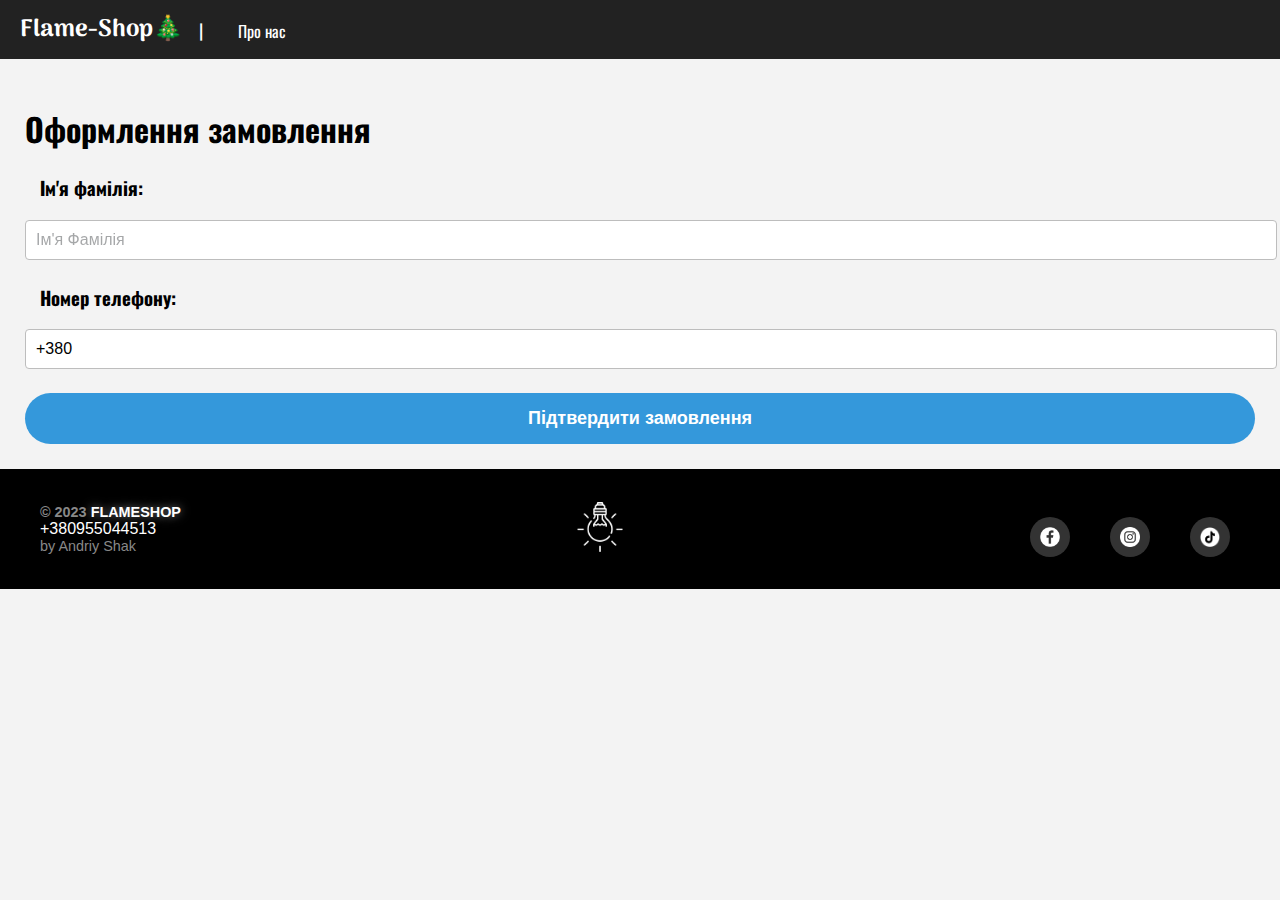
<file: public/index.html>
<!DOCTYPE html>
<html lang="en">
<head>
    <meta charset="UTF-8">
    <meta name="viewport" content="width=device-width, initial-scale=1.0">
    <title>Flame-Shop🎄</title>
    <link rel="stylesheet" href="order-css/order-style.css">
    <link rel="icon" href="./material/logo/logo.png" type="image/png">
    <link rel="preconnect" href="https://fonts.googleapis.com">
    <link rel="preconnect" href="https://fonts.gstatic.com" crossorigin>
    <link href="https://fonts.googleapis.com/css2?family=Rubik+Wet+Paint&display=swap" rel="stylesheet">
    <link rel="preconnect" href="https://fonts.googleapis.com">
    <link rel="preconnect" href="https://fonts.gstatic.com" crossorigin>
    <link href="https://fonts.googleapis.com/css2?family=Oxanium:wght@200..800&family=Rubik+Wet+Paint&display=swap" rel="stylesheet">
    <link rel="preconnect" href="https://fonts.googleapis.com">
    <link rel="preconnect" href="https://fonts.gstatic.com" crossorigin>
    <link href="https://fonts.googleapis.com/css2?family=Arima:wght@100..700&family=Oxanium:wght@200..800&family=Rubik+Wet+Paint&display=swap" rel="stylesheet">
    <link rel="preconnect" href="https://fonts.googleapis.com">
    <link rel="preconnect" href="https://fonts.gstatic.com" crossorigin>
    <link href="https://fonts.googleapis.com/css2?family=Arima:wght@100..700&family=Oswald:wght@200..700&family=Oxanium:wght@200..800&family=Rubik+Wet+Paint&display=swap" rel="stylesheet">
    <link rel="preconnect" href="https://fonts.googleapis.com">
    <link rel="preconnect" href="https://fonts.gstatic.com" crossorigin>
    <link href="https://fonts.googleapis.com/css2?family=Arima:wght@100..700&family=Kanit:ital,wght@0,100;0,200;0,300;0,400;0,500;0,600;0,700;0,800;0,900;1,100;1,200;1,300;1,400;1,500;1,600;1,700;1,800;1,900&family=Oswald:wght@200..700&family=Oxanium:wght@200..800&family=Rubik+Wet+Paint&display=swap" rel="stylesheet">

</head>
<body>
    <header>
        <div class="logo"><a href="#main">Flame-Shop🎄</a></div>
        <nav>
            <ul>
                <li class="separator">|</li>
                <li><a href="#about">Про нас</a></li> <!-- Додана посилання "Про нас" -->
            </ul>
        </nav>
    </header>

    <main>
        <h1>Оформлення замовлення</h1>
        

        <form id="orderForm">
            <input type="hidden" id="product" />
            <input type="hidden" id="product-name" />
            <input type="hidden" id="product-lenght" /> <!-- Зверніть увагу на помилку у написанні, може бути 'product-length' -->
            <input type="hidden" id="product-price" />
            <input type="hidden" id="product-color" />
            <input type="hidden" id="ip-adress" />
            <input type="hidden" id="shir" />
            <input type="hidden" id="dovg" />
    
            <!-- Поле для введення імені та прізвища -->
            <div class="number-text">
                <h3>Ім'я фамілія:</h3>
            </div>
            <div class="number-input">
                <input class="number-input__input" type="name" id="name" placeholder="Ім'я Фамілія">
            </div>
    
            <!-- Поле для введення номера телефону -->
            <div class="promo-text">
                <h3>Номер телефону:</h3>
            </div>
            <div class="promo-input">
                <input class="promo-input__input" type="text" id="phone" value="+380" maxlength="16">
            </div>
    
            <!-- Кнопка підтвердження -->
            <div class="button-container">
                <button id="submit" type="submit" class="order-button">Підтвердити замовлення</button>
            </div>
        </form>
    </main>










    <footer>
        <div class="footer-container">
            <!-- Ліва частина -->
            <div class="left-section">
                <p class="policy">
                    © <span class="gray">2023</span> <span class="white">FLAMESHOP</span>
                </p>
                <span class="number">+380955044513</span><p>
                <span class="author">by Andriy Shak</span>
            </div>
    
            <!-- Центральна частина -->
            <div class="center-section">
                <img src="./material/logo/lamp-footer1.png" alt="Flame Logo" class="lamp-icon">
            </div>
    
            <!-- Права частина -->
            <div class="right-section">
                <div class="social-icons">
                    <a href="#"><img src="./icons/facebook-ico.png" alt="Facebook"></a>
                    <a href="#"><img src="./icons/instagram-ico.png" alt="Instagram"></a>
                    <a href="#"><img src="./icons/tiktok-logo.png" alt="TikTok"></a>
                </div>
            </div>
            
        </div>
    </footer>

    <script>
        function copyText() {
            // Отримуємо текст з елемента
            const number = '+380 95 504 45 13';

            // Копіюємо текст у буфер обміну
            navigator.clipboard.writeText(number).then(() => {
                // Показуємо сповіщення
                const notification = document.getElementById("notification");
                notification.classList.add("show");

                // Ховаємо сповіщення через 2 секунди
                setTimeout(() => {
                    notification.classList.remove("show");
                }, 2000);
            }).catch(err => {
                console.error("Помилка копіювання: ", err);
            });
        }
    </script>
    

    <script src="script.js"></script>
</body>
</html>
</file>
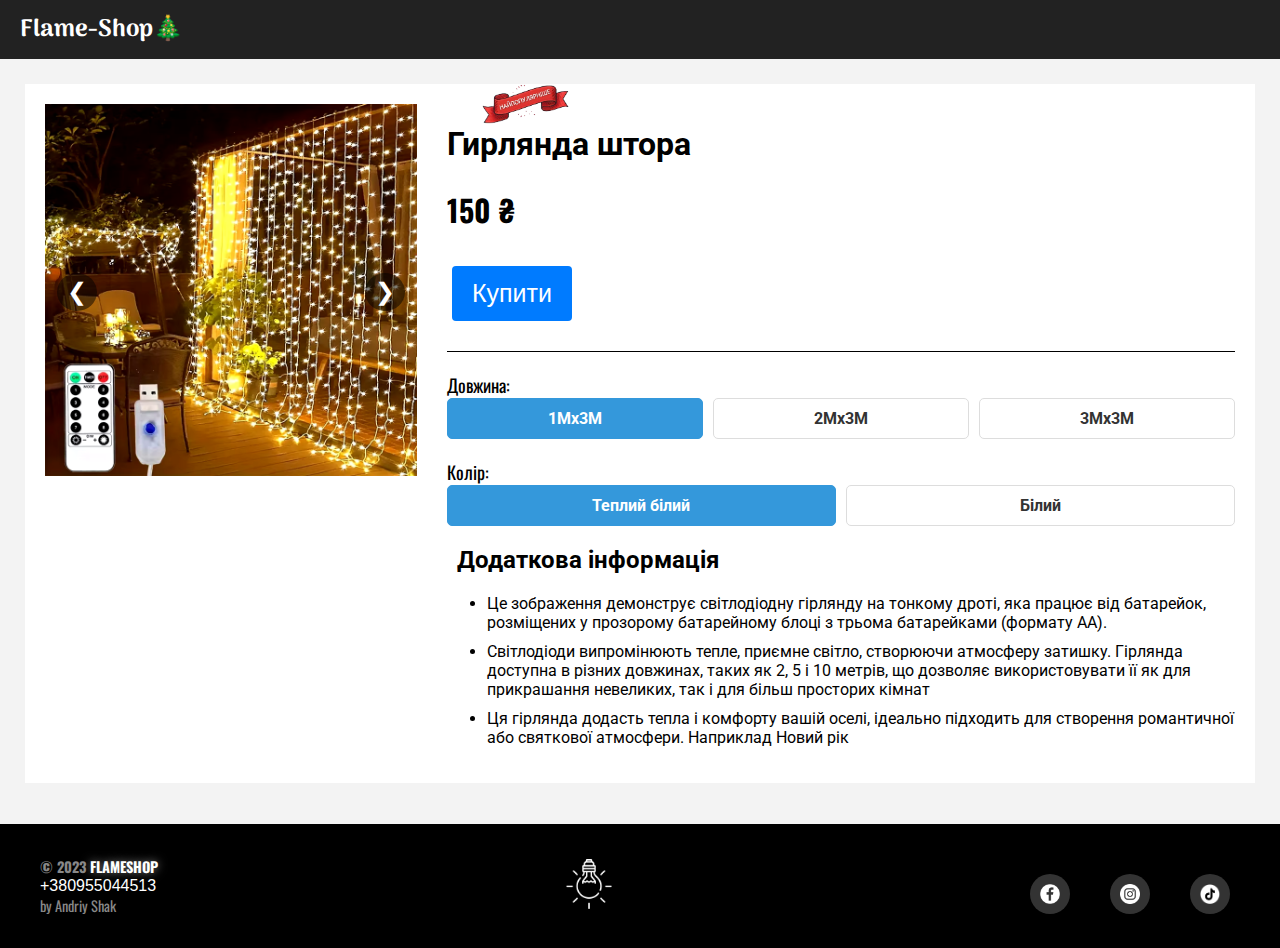
<file: other/products-site/product1.html>
<!DOCTYPE html>
<html lang="uk">
<head>
    <meta charset="UTF-8">
    <meta name="viewport" content="width=device-width, initial-scale=1.0">
    <title>Flame-Shop🎄</title>
    <link rel="icon" href="../material/logo/logo.png" type="image/png">

    <link rel="stylesheet" href="css/styles.css">
    <link rel="icon" href="./material/logo/logo.png" type="image/png">
    <link rel="preconnect" href="https://fonts.googleapis.com">
    <link rel="preconnect" href="https://fonts.gstatic.com" crossorigin>
    <link href="https://fonts.googleapis.com/css2?family=Rubik+Wet+Paint&display=swap" rel="stylesheet">
    <link rel="preconnect" href="https://fonts.googleapis.com">
    <link rel="preconnect" href="https://fonts.gstatic.com" crossorigin>
    <link href="https://fonts.googleapis.com/css2?family=Oxanium:wght@200..800&family=Rubik+Wet+Paint&display=swap" rel="stylesheet">
    <link rel="preconnect" href="https://fonts.googleapis.com">
    <link rel="preconnect" href="https://fonts.gstatic.com" crossorigin>
    <link href="https://fonts.googleapis.com/css2?family=Arima:wght@100..700&family=Oxanium:wght@200..800&family=Rubik+Wet+Paint&display=swap" rel="stylesheet">
    <link rel="preconnect" href="https://fonts.googleapis.com">
    <link rel="preconnect" href="https://fonts.gstatic.com" crossorigin>
    <link href="https://fonts.googleapis.com/css2?family=Arima:wght@100..700&family=Oswald:wght@200..700&family=Oxanium:wght@200..800&family=Rubik+Wet+Paint&display=swap" rel="stylesheet">
    <link rel="preconnect" href="https://fonts.googleapis.com">
    <link rel="preconnect" href="https://fonts.gstatic.com" crossorigin>
    <link href="https://fonts.googleapis.com/css2?family=Arima:wght@100..700&family=Kanit:ital,wght@0,100;0,200;0,300;0,400;0,500;0,600;0,700;0,800;0,900;1,100;1,200;1,300;1,400;1,500;1,600;1,700;1,800;1,900&family=Oswald:wght@200..700&family=Oxanium:wght@200..800&family=Rubik+Wet+Paint&display=swap" rel="stylesheet">
    <link rel="preconnect" href="https://fonts.googleapis.com">
    <link rel="preconnect" href="https://fonts.gstatic.com" crossorigin>
    <link href="https://fonts.googleapis.com/css2?family=Arima:wght@100..700&family=Kanit:ital,wght@0,100;0,200;0,300;0,400;0,500;0,600;0,700;0,800;0,900;1,100;1,200;1,300;1,400;1,500;1,600;1,700;1,800;1,900&family=Oswald:wght@200..700&family=Oxanium:wght@200..800&family=Roboto:ital,wght@0,100;0,300;0,400;0,500;0,700;0,900;1,100;1,300;1,400;1,500;1,700;1,900&family=Rubik+Wet+Paint&display=swap" rel="stylesheet">
</head>
<body>
    <header>
        <div class="logo"><a href="https://qwarkod.github.io/FlameShopV3/other/index.html">Flame-Shop🎄</a></div>
    </header>

    <main>
        <div class="product-container">
            <div class="product-image">
                <!-- Слайдер для фотографій -->
                <div class="slider">
                    <img src="../material/shtoriger/shtoriger1.png" alt="gershtore1" class="slide active">
                    <img src="../material/shtoriger/shtoriger2.png" alt="gershore2" class="slide">
                    <img src="../material/shtoriger/shtoriger3.png" alt="gershote3" class="slide">
                    <div class="navigation">
                        <button id="prev" class="nav-btn">❮</button>
                        <button id="next" class="nav-btn">❯</button>
                    </div>
                </div>
            </div>
            <div class="product-details">
                <img src="../material/top.png" alt="Top image" class="top-image">
                <h1>Гирлянда штора</h1>
                <p class="price">
                    <span class="new-price pricedisplay" id="priceDisplay">150 ₴</span>
                    <!-- <span class="old-price">349 ₴</span> -->
                </p>
                <form id="buy">
                    <button class="buy-btn" id="buy">Купити</button>
                </form>
                
                <div class="divider"></div>


                <div class="span-options-div">
                    <span class="">Довжина:</span>
                </div>


                <div class="length-options">
                    <!-- Метр в script.js -->
                    <div class="length-option selected" data-length="1Mx3M" data-price="150">1Mx3M</div>
                    <div class="length-option" data-length="2Mx3M" data-price="250">2Mx3M</div>
                    <div class="length-option" data-length="3Mx3M" data-price="350">3Mx3M</div>
                </div>

                <div class="span-options-div">
                    <span>Колір:</span>
                </div>

                <div class="color-options">
                    <div class="color-option selected" data-color="Теплий Білий" id="color-warm-white">Теплий білий</div>
                    <div class="color-option" data-color="Білий" id="color-white">Білий</div>
                </div>


                <h2 class="more-inf">Додаткова інформація</h2>
                <ul class="warranty-options">
                    <li>
                        Це зображення демонструє світлодіодну гірлянду на тонкому дроті, яка працює від батарейок, розміщених у прозорому батарейному блоці з трьома батарейками (формату AA).
                    </li>
                    <li>
                        Світлодіоди випромінюють тепле, приємне світло, створюючи атмосферу затишку. 
                        Гірлянда доступна в різних довжинах, таких як 2, 5 і 10 метрів, 
                        що дозволяє використовувати її як для прикрашання невеликих, 
                        так і для більш просторих кімнат
                    </li>
                    <li>
                        Ця гірлянда додасть тепла і комфорту вашій оселі, 
                        ідеально підходить для створення романтичної або святкової атмосфери.
                        Наприклад Новий рік
                    </li>
                </ul>
            </div>
        </div>
    </main>

    <footer>
        <div class="footer-container">
            <!-- Ліва частина -->
            <div class="left-section">
                <p class="policy">
                    © <span class="gray">2023</span> <span class="white">FLAMESHOP</span>
                </p>
                <span class="number">+380955044513</span><p>
                <span class="author">by Andriy Shak</span>
            </div>
    
            <!-- Центральна частина -->
            <div class="center-section">
                <img src="../material/logo/lamp-footer1.png" alt="Flame Logo" class="lamp-icon">
            </div>
    
            <!-- Права частина -->
            <div class="right-section">
                <div class="social-icons">
                    <a href="#"><img src="../icons/facebook-ico.png" alt="Facebook"></a>
                    <a href="#"><img src="../icons/instagram-ico.png" alt="Instagram"></a>
                    <a href="#"><img src="../icons/tiktok-logo.png" alt="TikTok"></a>
                </div>
            </div>
            
        </div>
    </footer>

    <script>
        function copyText() {
            // Отримуємо текст з елемента
            const number = '+380 95 504 45 13';

            // Копіюємо текст у буфер обміну
            navigator.clipboard.writeText(number).then(() => {
                // Показуємо сповіщення
                const notification = document.getElementById("notification");
                notification.classList.add("show");

                // Ховаємо сповіщення через 2 секунди
                setTimeout(() => {
                    notification.classList.remove("show");
                }, 2000);
            }).catch(err => {
                console.error("Помилка копіювання: ", err);
            });
        }
    </script>



<div id="modal">
    <div class="modal-content">
        <span class="close-btn">&times;</span>
        <h2>Інформація про товар</h2>
        <p>Довжина: <span id="productLength">1M</span></p>
        <p>Колір: <span id="productColor">Червоний🟥</span></p>
        <p>Ціна: <span id="productPrice">200</span><span> ₴</span></p>
        <button class="buy-button-modal" id="button-end-buy">Підтвердити покупку</button>
    </div>
</div>
    <script src="script-product1.js"></script>
</body>
</html>
</file>
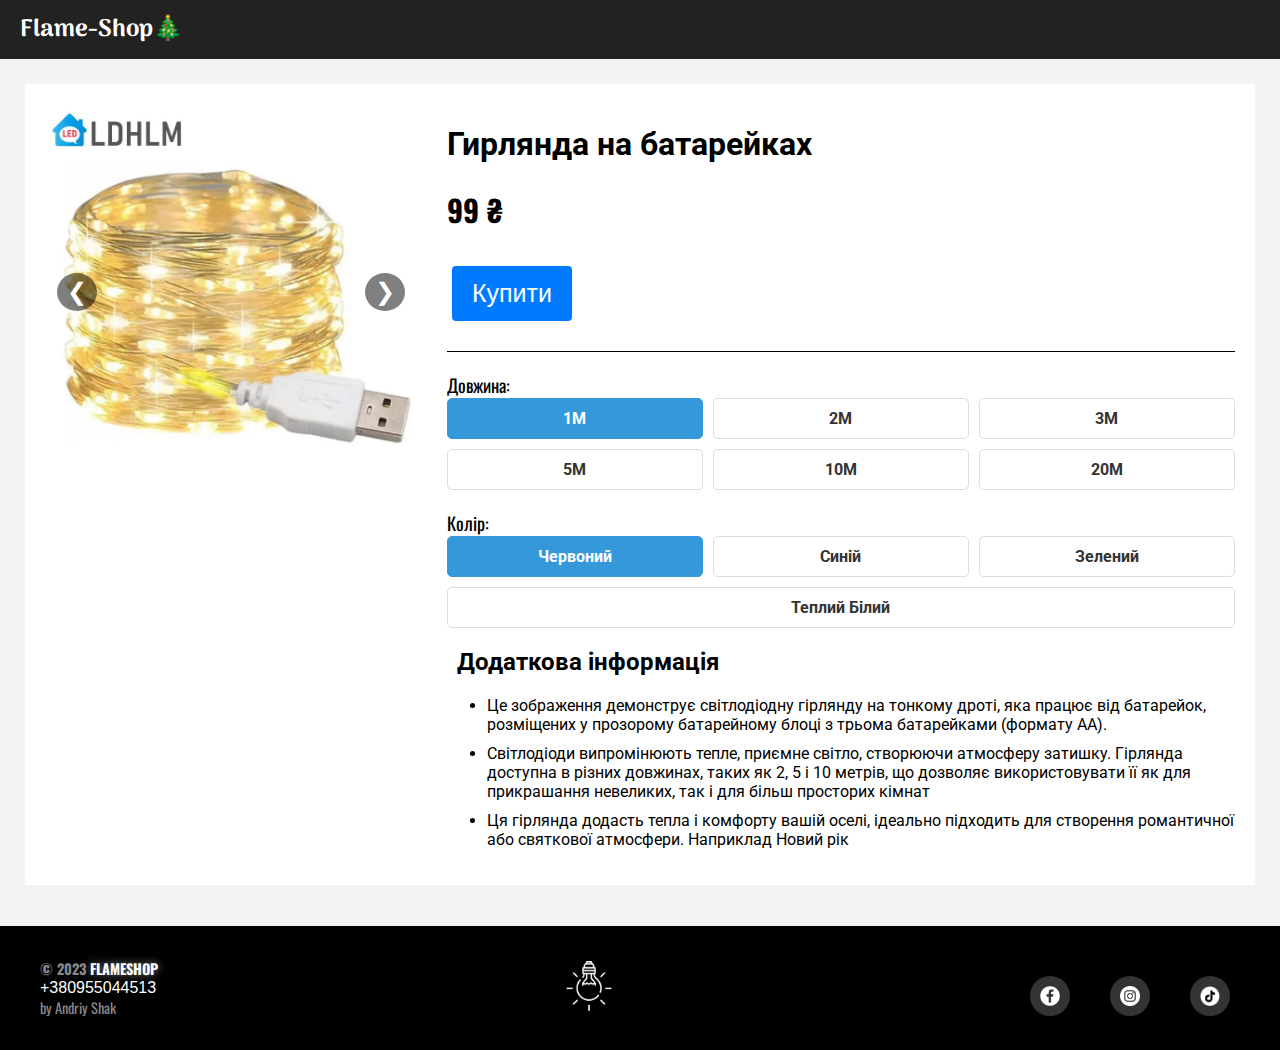
<file: other/products-site/product2.html>
<!DOCTYPE html>
<html lang="uk">
<head>
    <meta charset="UTF-8">
    <meta name="viewport" content="width=device-width, initial-scale=1.0">
    <title>Flame-Shop🎄</title>
    <link rel="icon" href="../material/logo/logo.png" type="image/png">

    <link rel="stylesheet" href="css/styles.css">
    <link rel="icon" href="./material/logo/logo.png" type="image/png">
    <link rel="preconnect" href="https://fonts.googleapis.com">
    <link rel="preconnect" href="https://fonts.gstatic.com" crossorigin>
    <link href="https://fonts.googleapis.com/css2?family=Rubik+Wet+Paint&display=swap" rel="stylesheet">
    <link rel="preconnect" href="https://fonts.googleapis.com">
    <link rel="preconnect" href="https://fonts.gstatic.com" crossorigin>
    <link href="https://fonts.googleapis.com/css2?family=Oxanium:wght@200..800&family=Rubik+Wet+Paint&display=swap" rel="stylesheet">
    <link rel="preconnect" href="https://fonts.googleapis.com">
    <link rel="preconnect" href="https://fonts.gstatic.com" crossorigin>
    <link href="https://fonts.googleapis.com/css2?family=Arima:wght@100..700&family=Oxanium:wght@200..800&family=Rubik+Wet+Paint&display=swap" rel="stylesheet">
    <link rel="preconnect" href="https://fonts.googleapis.com">
    <link rel="preconnect" href="https://fonts.gstatic.com" crossorigin>
    <link href="https://fonts.googleapis.com/css2?family=Arima:wght@100..700&family=Oswald:wght@200..700&family=Oxanium:wght@200..800&family=Rubik+Wet+Paint&display=swap" rel="stylesheet">
    <link rel="preconnect" href="https://fonts.googleapis.com">
    <link rel="preconnect" href="https://fonts.gstatic.com" crossorigin>
    <link href="https://fonts.googleapis.com/css2?family=Arima:wght@100..700&family=Kanit:ital,wght@0,100;0,200;0,300;0,400;0,500;0,600;0,700;0,800;0,900;1,100;1,200;1,300;1,400;1,500;1,600;1,700;1,800;1,900&family=Oswald:wght@200..700&family=Oxanium:wght@200..800&family=Rubik+Wet+Paint&display=swap" rel="stylesheet">
    <link rel="preconnect" href="https://fonts.googleapis.com">
    <link rel="preconnect" href="https://fonts.gstatic.com" crossorigin>
    <link href="https://fonts.googleapis.com/css2?family=Arima:wght@100..700&family=Kanit:ital,wght@0,100;0,200;0,300;0,400;0,500;0,600;0,700;0,800;0,900;1,100;1,200;1,300;1,400;1,500;1,600;1,700;1,800;1,900&family=Oswald:wght@200..700&family=Oxanium:wght@200..800&family=Roboto:ital,wght@0,100;0,300;0,400;0,500;0,700;0,900;1,100;1,300;1,400;1,500;1,700;1,900&family=Rubik+Wet+Paint&display=swap" rel="stylesheet">
</head>
<body>
    <header>
        <div class="logo"><a href="https://qwarkod.github.io/FlameShopV3/other/index.html">Flame-Shop🎄</a></div>
    </header>

    <main>
        <div class="product-container">
            <div class="product-image">
                <!-- Слайдер для фотографій -->
                <div class="slider">
                    <img src="../material/usbgerlanda/gerlusb.png" alt="ger3bat" class="slide active">
                    <img src="../material/usbgerlanda/gerlandausb2.png" alt="ger3bat1" class="slide">
                    <img src="../material/usbgerlanda/gerlandausb3.png" alt="get1" class="slide">
                    <img src="../material/usbgerlanda/blue.png" alt="ger3bat" class="slide active">
                    <img src="../material/usbgerlanda/green.png" alt="ger3bat1" class="slide">
                    <img src="../material/usbgerlanda/warm-white.png" alt="get1" class="slide">
                    <img src="../material/usbgerlanda/red.png" alt="ger3bat" class="slide active">
                    <img src="../material/usbgerlanda/usbgerlanda.png" alt="gerusb" class="slide active">

                    <div class="navigation">
                        <button id="prev" class="nav-btn">❮</button>
                        <button id="next" class="nav-btn">❯</button>
                    </div>
                </div>
            </div>
            <div class="product-details">
                <h1>Гирлянда на батарейках</h1>
                <p class="price">
                    <span class="new-price pricedisplay" id="priceDisplay">99 ₴</span>
                    <!-- <span class="old-price">349 ₴</span> -->
                </p>
                <form id="buy">
                    <button class="buy-btn" id="buy">Купити</button>
                </form>
                
                <div class="divider"></div>


                <div class="span-options-div">
                    <span class="">Довжина:</span>
                </div>


                <div class="length-options">
                    <!-- Метр в script.js -->
                    <div class="length-option selected" data-length="1m 10Leds" data-price="70">1M</div>
                    <div class="length-option" data-length="2meters 20 leds" data-price="80">2M</div>
                    <div class="length-option" data-length="3meters 30 leds" data-price="89">3M</div>
                    <div class="length-option" data-length="5meters 50 leds" data-price="99">5M</div>
                    <div class="length-option" data-length="10meters 100 leds" data-price="120">10M</div>
                    <div class="length-option" data-length="20meters 100 leds" data-price="180">20M</div>
                </div>

                <div class="span-options-div">
                    <span>Колір:</span>
                </div>

                <div class="color-options">
                    <div class="color-option selected" data-color="Червоний" id="color-red">Червоний</div>
                    <div class="color-option" data-color="Синій" id="color-blue">Синій</div>
                    <div class="color-option" data-color="Зелений" id="color-green">Зелений</div>
                    <div class="color-option" data-color="Теплий Білий" id="color-warm-white">Теплий Білий</div>
                    <!-- <div class="color-option" data-color="Різнокольоровий" id="color-rainbow">Різнокольоровий</div> -->
                    <!-- <div class="color-option" data-color="Білий" id="color-white">Білий</div> -->
                </div>


                <h2 class="more-inf">Додаткова інформація</h2>
                <ul class="warranty-options">
                    <li>
                        Це зображення демонструє світлодіодну гірлянду на тонкому дроті, яка працює від батарейок, розміщених у прозорому батарейному блоці з трьома батарейками (формату AA).
                    </li>
                    <li>
                        Світлодіоди випромінюють тепле, приємне світло, створюючи атмосферу затишку. 
                        Гірлянда доступна в різних довжинах, таких як 2, 5 і 10 метрів, 
                        що дозволяє використовувати її як для прикрашання невеликих, 
                        так і для більш просторих кімнат
                    </li>
                    <li>
                        Ця гірлянда додасть тепла і комфорту вашій оселі, 
                        ідеально підходить для створення романтичної або святкової атмосфери.
                        Наприклад Новий рік
                    </li>
                </ul>
            </div>
        </div>
    </main>

    <footer>
        <div class="footer-container">
            <!-- Ліва частина -->
            <div class="left-section">
                <p class="policy">
                    © <span class="gray">2023</span> <span class="white">FLAMESHOP</span>
                </p>
                <span class="number">+380955044513</span><p>
                <span class="author">by Andriy Shak</span>
            </div>
    
            <!-- Центральна частина -->
            <div class="center-section">
                <img src="../material/logo/lamp-footer1.png" alt="Flame Logo" class="lamp-icon">
            </div>
    
            <!-- Права частина -->
            <div class="right-section">
                <div class="social-icons">
                    <a href="#"><img src="../icons/facebook-ico.png" alt="Facebook"></a>
                    <a href="#"><img src="../icons/instagram-ico.png" alt="Instagram"></a>
                    <a href="#"><img src="../icons/tiktok-logo.png" alt="TikTok"></a>
                </div>
            </div>
            
        </div>
    </footer>

    <script>
        function copyText() {
            // Отримуємо текст з елемента
            const number = '+380 95 504 45 13';

            // Копіюємо текст у буфер обміну
            navigator.clipboard.writeText(number).then(() => {
                // Показуємо сповіщення
                const notification = document.getElementById("notification");
                notification.classList.add("show");

                // Ховаємо сповіщення через 2 секунди
                setTimeout(() => {
                    notification.classList.remove("show");
                }, 2000);
            }).catch(err => {
                console.error("Помилка копіювання: ", err);
            });
        }
    </script>



<div id="modal">
    <div class="modal-content">
        <span class="close-btn">&times;</span>
        <h2>Інформація про товар</h2>
        <p>Довжина: <span id="productLength">1M</span></p>
        <p>Колір: <span id="productColor">Червоний</span></p>
        <p>Ціна: <span id="productPrice">200</span><span> ₴</span></p>
        <button class="buy-button-modal" id="button-end-buy">Підтвердити покупку</button>
    </div>
</div>
    <script src="script-product2.js"></script>
</body>
</html>
</file>
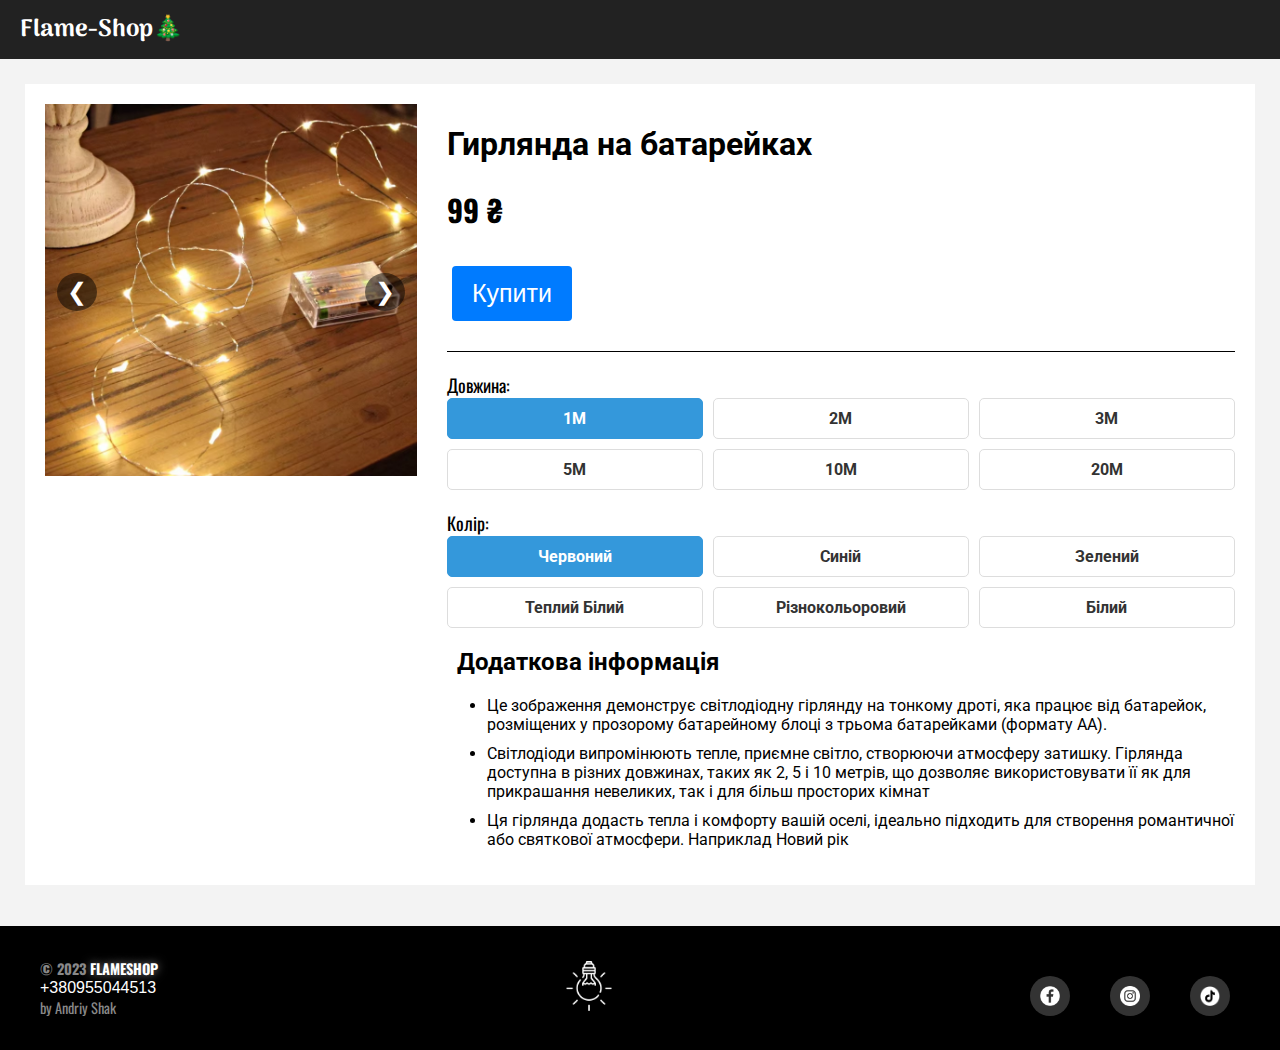
<file: other/products-site/product3.html>
<!DOCTYPE html>
<html lang="uk">
<head>
    <meta charset="UTF-8">
    <meta name="viewport" content="width=device-width, initial-scale=1.0">
    <title>Flame-Shop🎄</title>
    <link rel="icon" href="../material/logo/logo.png" type="image/png">

    <link rel="stylesheet" href="css/styles.css">
    <link rel="icon" href="./material/logo/logo.png" type="image/png">
    <link rel="preconnect" href="https://fonts.googleapis.com">
    <link rel="preconnect" href="https://fonts.gstatic.com" crossorigin>
    <link href="https://fonts.googleapis.com/css2?family=Rubik+Wet+Paint&display=swap" rel="stylesheet">
    <link rel="preconnect" href="https://fonts.googleapis.com">
    <link rel="preconnect" href="https://fonts.gstatic.com" crossorigin>
    <link href="https://fonts.googleapis.com/css2?family=Oxanium:wght@200..800&family=Rubik+Wet+Paint&display=swap" rel="stylesheet">
    <link rel="preconnect" href="https://fonts.googleapis.com">
    <link rel="preconnect" href="https://fonts.gstatic.com" crossorigin>
    <link href="https://fonts.googleapis.com/css2?family=Arima:wght@100..700&family=Oxanium:wght@200..800&family=Rubik+Wet+Paint&display=swap" rel="stylesheet">
    <link rel="preconnect" href="https://fonts.googleapis.com">
    <link rel="preconnect" href="https://fonts.gstatic.com" crossorigin>
    <link href="https://fonts.googleapis.com/css2?family=Arima:wght@100..700&family=Oswald:wght@200..700&family=Oxanium:wght@200..800&family=Rubik+Wet+Paint&display=swap" rel="stylesheet">
    <link rel="preconnect" href="https://fonts.googleapis.com">
    <link rel="preconnect" href="https://fonts.gstatic.com" crossorigin>
    <link href="https://fonts.googleapis.com/css2?family=Arima:wght@100..700&family=Kanit:ital,wght@0,100;0,200;0,300;0,400;0,500;0,600;0,700;0,800;0,900;1,100;1,200;1,300;1,400;1,500;1,600;1,700;1,800;1,900&family=Oswald:wght@200..700&family=Oxanium:wght@200..800&family=Rubik+Wet+Paint&display=swap" rel="stylesheet">
    <link rel="preconnect" href="https://fonts.googleapis.com">
    <link rel="preconnect" href="https://fonts.gstatic.com" crossorigin>
    <link href="https://fonts.googleapis.com/css2?family=Arima:wght@100..700&family=Kanit:ital,wght@0,100;0,200;0,300;0,400;0,500;0,600;0,700;0,800;0,900;1,100;1,200;1,300;1,400;1,500;1,600;1,700;1,800;1,900&family=Oswald:wght@200..700&family=Oxanium:wght@200..800&family=Roboto:ital,wght@0,100;0,300;0,400;0,500;0,700;0,900;1,100;1,300;1,400;1,500;1,700;1,900&family=Rubik+Wet+Paint&display=swap" rel="stylesheet">
</head>
<body>
    <header>
        <div class="logo"><a href="#main">Flame-Shop🎄</a></div>
    </header>

    <main>
        <div class="product-container">
            <div class="product-image">
                <!-- Слайдер для фотографій -->
                <div class="slider">
                    <img src="../material/Gerlanda3batarwhite/gerlanda3batareyki.png" alt="ger3bat" class="slide active">
                    <img src="../material/Gerlanda3batarwhite/ger3bat1.png" alt="ger3bat1" class="slide">
                    <img src="../material/Gerlanda3batarwhite/ger3bat2.png" alt="get1" class="slide">
                    <img src="../material/Gerlanda3batarwhite/red3.png" alt="ger3bat" class="slide active">
                    <img src="../material/Gerlanda3batarwhite/green3.png" alt="ger3bat1" class="slide">
                    <img src="../material/Gerlanda3batarwhite/allwarm-white.png" alt="get1" class="slide">
                    <img src="../material/Gerlanda3batarwhite/blue3.png" alt="ger3bat" class="slide active">
                    <img src="../material/Gerlanda3batarwhite/white3.png" alt="ger3bat1" class="slide">
                    <img src="../material/Gerlanda3batarwhite/rainbow3.png" alt="get1" class="slide">
                    <div class="navigation">
                        <button id="prev" class="nav-btn">❮</button>
                        <button id="next" class="nav-btn">❯</button>
                    </div>
                </div>
            </div>
            <div class="product-details">
                <h1>Гирлянда на батарейках</h1>
                <p class="price">
                    <span class="new-price pricedisplay" id="priceDisplay">99 ₴</span>
                    <!-- <span class="old-price">349 ₴</span> -->
                </p>
                <form id="buy">
                    <button class="buy-btn" id="buy">Купити</button>
                </form>
                
                <div class="divider"></div>


                <div class="span-options-div">
                    <span class="">Довжина:</span>
                </div>


                <div class="length-options">
                    <!-- Метр в script.js -->
                    <div class="length-option selected" data-length="1m 10Leds" data-price="99">1M</div>
                    <div class="length-option" data-length="2meters 20 leds" data-price="150">2M</div>
                    <div class="length-option" data-length="3meters 30 leds" data-price="200">3M</div>
                    <div class="length-option" data-length="5meters 50 leds" data-price="300">5M</div>
                    <div class="length-option" data-length="10meters 100 leds" data-price="400">10M</div>
                    <div class="length-option" data-length="20meters 100 leds" data-price="502">20M</div>
                </div>

                <div class="span-options-div">
                    <span>Колір:</span>
                </div>

                <div class="color-options">
                    <div class="color-option selected" data-color="Червоний" id="color-red">Червоний</div>
                    <div class="color-option" data-color="Синій" id="color-blue">Синій</div>
                    <div class="color-option" data-color="Зелений" id="color-green">Зелений</div>
                    <div class="color-option" data-color="Теплий Білий" id="color-warm-white">Теплий Білий</div>
                    <div class="color-option" data-color="Різнокольоровий" id="color-rainbow">Різнокольоровий</div>
                    <div class="color-option" data-color="Білий" id="color-white">Білий</div>
                </div>


                <h2 class="more-inf">Додаткова інформація</h2>
                <ul class="warranty-options">
                    <li>
                        Це зображення демонструє світлодіодну гірлянду на тонкому дроті, яка працює від батарейок, розміщених у прозорому батарейному блоці з трьома батарейками (формату AA).
                    </li>
                    <li>
                        Світлодіоди випромінюють тепле, приємне світло, створюючи атмосферу затишку. 
                        Гірлянда доступна в різних довжинах, таких як 2, 5 і 10 метрів, 
                        що дозволяє використовувати її як для прикрашання невеликих, 
                        так і для більш просторих кімнат
                    </li>
                    <li>
                        Ця гірлянда додасть тепла і комфорту вашій оселі, 
                        ідеально підходить для створення романтичної або святкової атмосфери.
                        Наприклад Новий рік
                    </li>
                </ul>
            </div>
        </div>
    </main>

    <footer>
        <div class="footer-container">
            <!-- Ліва частина -->
            <div class="left-section">
                <p class="policy">
                    © <span class="gray">2023</span> <span class="white">FLAMESHOP</span>
                </p>
                <span class="number">+380955044513</span><p>
                <span class="author">by Andriy Shak</span>
            </div>
    
            <!-- Центральна частина -->
            <div class="center-section">
                <img src="../material/logo/lamp-footer1.png" alt="Flame Logo" class="lamp-icon">
            </div>
    
            <!-- Права частина -->
            <div class="right-section">
                <div class="social-icons">
                    <a href="#"><img src="../icons/facebook-ico.png" alt="Facebook"></a>
                    <a href="#"><img src="../icons/instagram-ico.png" alt="Instagram"></a>
                    <a href="#"><img src="../icons/tiktok-logo.png" alt="TikTok"></a>
                </div>
            </div>
            
        </div>
    </footer>

    <script>
        function copyText() {
            // Отримуємо текст з елемента
            const number = '+380 95 504 45 13';

            // Копіюємо текст у буфер обміну
            navigator.clipboard.writeText(number).then(() => {
                // Показуємо сповіщення
                const notification = document.getElementById("notification");
                notification.classList.add("show");

                // Ховаємо сповіщення через 2 секунди
                setTimeout(() => {
                    notification.classList.remove("show");
                }, 2000);
            }).catch(err => {
                console.error("Помилка копіювання: ", err);
            });
        }
    </script>



<div id="modal">
    <div class="modal-content">
        <span class="close-btn">&times;</span>
        <h2>Інформація про товар</h2>
        <p>Довжина: <span id="productLength">1M</span></p>
        <p>Колір: <span id="productColor">Червоний</span></p>
        <p>Ціна: <span id="productPrice">200</span><span> ₴</span></p>
        <button class="buy-button-modal" id="button-end-buy">Підтвердити покупку</button>
    </div>
</div>
    <script src="script-product3.js"></script>
</body>
</html>
</file>
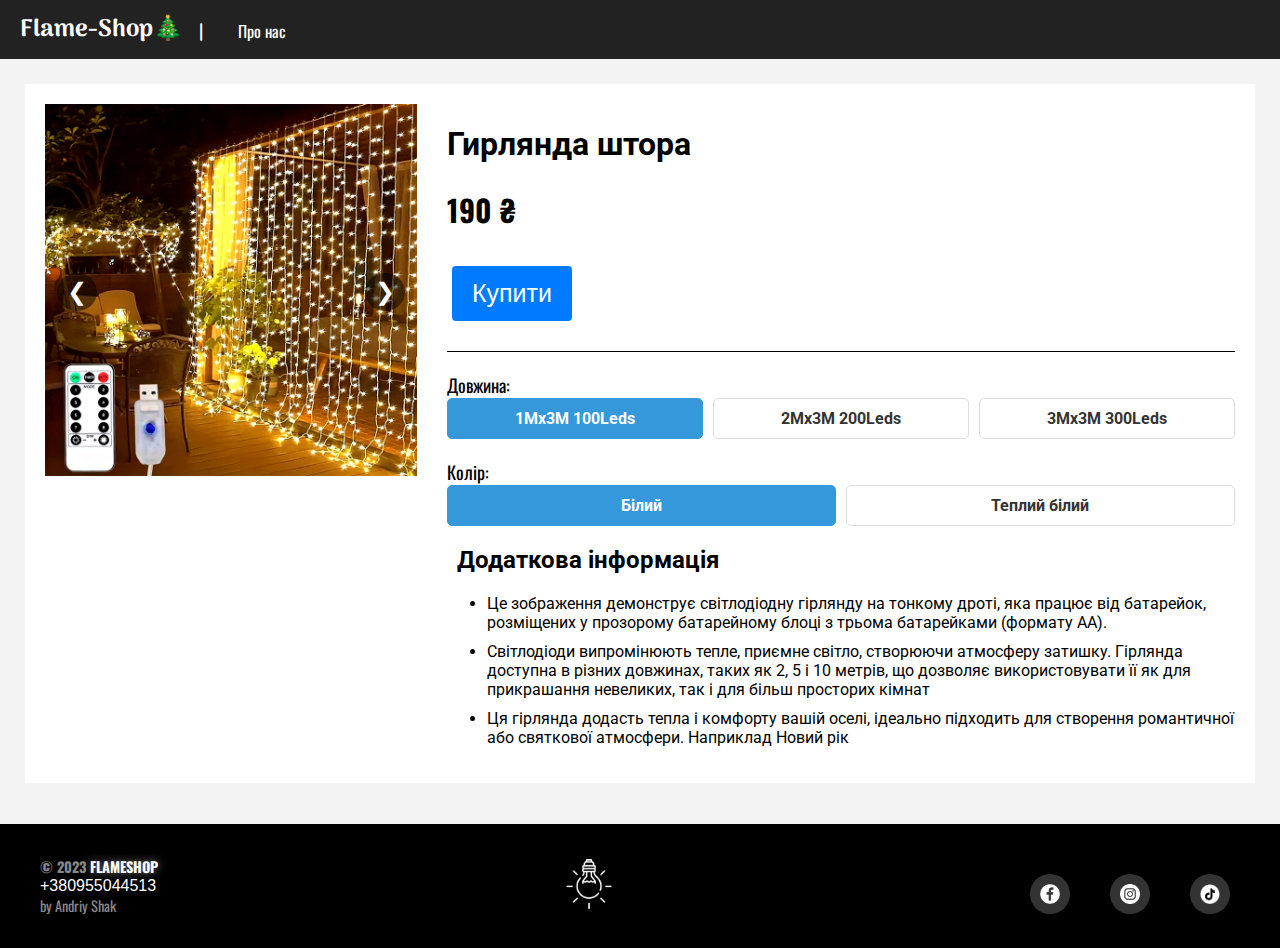
<file: other/products-site/product6.html>
<!DOCTYPE html>
<html lang="uk">
<head>
    <meta charset="UTF-8">
    <meta name="viewport" content="width=device-width, initial-scale=1.0">
    <title>Flame-Shop🎄</title>
    <link rel="icon" href="../material/logo/logo.png" type="image/png">

    <link rel="stylesheet" href="css/styles.css">
    <link rel="icon" href="./material/logo/logo.png" type="image/png">
    <link rel="preconnect" href="https://fonts.googleapis.com">
    <link rel="preconnect" href="https://fonts.gstatic.com" crossorigin>
    <link href="https://fonts.googleapis.com/css2?family=Rubik+Wet+Paint&display=swap" rel="stylesheet">
    <link rel="preconnect" href="https://fonts.googleapis.com">
    <link rel="preconnect" href="https://fonts.gstatic.com" crossorigin>
    <link href="https://fonts.googleapis.com/css2?family=Oxanium:wght@200..800&family=Rubik+Wet+Paint&display=swap" rel="stylesheet">
    <link rel="preconnect" href="https://fonts.googleapis.com">
    <link rel="preconnect" href="https://fonts.gstatic.com" crossorigin>
    <link href="https://fonts.googleapis.com/css2?family=Arima:wght@100..700&family=Oxanium:wght@200..800&family=Rubik+Wet+Paint&display=swap" rel="stylesheet">
    <link rel="preconnect" href="https://fonts.googleapis.com">
    <link rel="preconnect" href="https://fonts.gstatic.com" crossorigin>
    <link href="https://fonts.googleapis.com/css2?family=Arima:wght@100..700&family=Oswald:wght@200..700&family=Oxanium:wght@200..800&family=Rubik+Wet+Paint&display=swap" rel="stylesheet">
    <link rel="preconnect" href="https://fonts.googleapis.com">
    <link rel="preconnect" href="https://fonts.gstatic.com" crossorigin>
    <link href="https://fonts.googleapis.com/css2?family=Arima:wght@100..700&family=Kanit:ital,wght@0,100;0,200;0,300;0,400;0,500;0,600;0,700;0,800;0,900;1,100;1,200;1,300;1,400;1,500;1,600;1,700;1,800;1,900&family=Oswald:wght@200..700&family=Oxanium:wght@200..800&family=Rubik+Wet+Paint&display=swap" rel="stylesheet">
    <link rel="preconnect" href="https://fonts.googleapis.com">
    <link rel="preconnect" href="https://fonts.gstatic.com" crossorigin>
    <link href="https://fonts.googleapis.com/css2?family=Arima:wght@100..700&family=Kanit:ital,wght@0,100;0,200;0,300;0,400;0,500;0,600;0,700;0,800;0,900;1,100;1,200;1,300;1,400;1,500;1,600;1,700;1,800;1,900&family=Oswald:wght@200..700&family=Oxanium:wght@200..800&family=Roboto:ital,wght@0,100;0,300;0,400;0,500;0,700;0,900;1,100;1,300;1,400;1,500;1,700;1,900&family=Rubik+Wet+Paint&display=swap" rel="stylesheet">
</head>
<body>
    <header>
        <div class="logo"><a href="#main">Flame-Shop🎄</a></div>
        <nav>
            <ul>
                <li class="separator">|</li>
                <li><a href="#about">Про нас</a></li>
            </ul>
        </nav>
    </header>

    <main>
        <div class="product-container">
            <div class="product-image">
                <!-- Слайдер для фотографій -->
                <div class="slider">
                    <img src="../material/shtoriger/shtoriger1.png" alt="gershtore1" class="slide active">
                    <img src="../material/shtoriger/shtoriger2.png" alt="gershore2" class="slide">
                    <img src="../material/shtoriger/shtoriger3.png" alt="gershote3" class="slide">
                    <div class="navigation">
                        <button id="prev" class="nav-btn">❮</button>
                        <button id="next" class="nav-btn">❯</button>
                    </div>
                </div>
            </div>
            <div class="product-details">
                <h1>Гирлянда штора</h1>
                <p class="price">
                    <span class="new-price pricedisplay" id="priceDisplay">190 ₴</span>
                    <!-- <span class="old-price">349 ₴</span> -->
                </p>
                <form id="buy">
                    <button class="buy-btn" id="buy">Купити</button>
                </form>
                
                <div class="divider"></div>


                <div class="span-options-div">
                    <span class="">Довжина:</span>
                </div>


                <div class="length-options">
                    <!-- Метр в script.js -->
                    <div class="length-option selected" data-length="1m 10Leds">1Mx3M 100Leds</div>
                    <div class="length-option" data-length="2meters 20 leds">2Mx3M 200Leds</div>
                    <div class="length-option" data-length="3meters 30 leds">3Mx3M 300Leds</div>
                </div>

                <div class="span-options-div">
                    <span>Колір:</span>
                </div>

                <div class="color-options">
                    <div class="color-option selected" data-color="Білий" id="color-white">Білий</div>
                    <div class="color-option" data-color="Теплий Білий" id="color-warm-white">Теплий білий</div>
                </div>


                <h2 class="more-inf">Додаткова інформація</h2>
                <ul class="warranty-options">
                    <li>
                        Це зображення демонструє світлодіодну гірлянду на тонкому дроті, яка працює від батарейок, розміщених у прозорому батарейному блоці з трьома батарейками (формату AA).
                    </li>
                    <li>
                        Світлодіоди випромінюють тепле, приємне світло, створюючи атмосферу затишку. 
                        Гірлянда доступна в різних довжинах, таких як 2, 5 і 10 метрів, 
                        що дозволяє використовувати її як для прикрашання невеликих, 
                        так і для більш просторих кімнат
                    </li>
                    <li>
                        Ця гірлянда додасть тепла і комфорту вашій оселі, 
                        ідеально підходить для створення романтичної або святкової атмосфери.
                        Наприклад Новий рік
                    </li>
                </ul>
            </div>
        </div>
    </main>

    <footer>
        <div class="footer-container">
            <!-- Ліва частина -->
            <div class="left-section">
                <p class="policy">
                    © <span class="gray">2023</span> <span class="white">FLAMESHOP</span>
                </p>
                <span class="number">+380955044513</span><p>
                <span class="author">by Andriy Shak</span>
            </div>
    
            <!-- Центральна частина -->
            <div class="center-section">
                <img src="../material/logo/lamp-footer1.png" alt="Flame Logo" class="lamp-icon">
            </div>
    
            <!-- Права частина -->
            <div class="right-section">
                <div class="social-icons">
                    <a href="#"><img src="../icons/facebook-ico.png" alt="Facebook"></a>
                    <a href="#"><img src="../icons/instagram-ico.png" alt="Instagram"></a>
                    <a href="#"><img src="../icons/tiktok-logo.png" alt="TikTok"></a>
                </div>
            </div>
            
        </div>
    </footer>

    <script>
        function copyText() {
            // Отримуємо текст з елемента
            const number = '+380 95 504 45 13';

            // Копіюємо текст у буфер обміну
            navigator.clipboard.writeText(number).then(() => {
                // Показуємо сповіщення
                const notification = document.getElementById("notification");
                notification.classList.add("show");

                // Ховаємо сповіщення через 2 секунди
                setTimeout(() => {
                    notification.classList.remove("show");
                }, 2000);
            }).catch(err => {
                console.error("Помилка копіювання: ", err);
            });
        }
    </script>



<div id="modal">
    <div class="modal-content">
        <span class="close-btn">&times;</span>
        <h2>Інформація про товар</h2>
        <p>Довжина: <span id="productLength">1M</span></p>
        <p>Колір: <span id="productColor">Червоний🟥</span></p>
        <p>Ціна: <span id="productPrice">200</span><span> ₴</span></p>
        <button class="buy-button-modal" id="button-end-buy">Підтвердити покупку</button>
    </div>
</div>
    <script src="script-product3.js"></script>
</body>
</html>
</file>
<file: public/order-css/order-style.css>
body {
    font-family: "Oswald", sans-serif;
    background-color: #f3f3f3;
    margin: 0;
    padding: 0;
}


header .logo a {
    font-family: "Arima", system-ui;
    font-size: 24px;
    font-weight: bold;
    text-decoration: none;
    color: white;
}



.length-options {
    position: relative;
    display: flex;
    flex-wrap: wrap;
    gap: 10px;
    margin-bottom: 20px;
    justify-content: center;
}

.length-option {
    position: relative;
    padding: 10px 20px;
    border: 1px solid #ddd;
    border-radius: 5px;
    color: #333;
    cursor: pointer;
    font-weight: bold;
    z-index: 1;
    transition: color 0.3s, background-color 0.3s, border-color 0.3s;
    flex: 1 1 calc(25% - 10px);
    text-align: center;
    background-color: transparent; /* Фон за замовчуванням прозорий */
}

.length-option.selected {
    color: #fff;
    background-color: #3498db; /* Фон для вибраної кнопки */
    border-color: #3498db;
}

.length-option:hover {
    color: #111;
}


.slider {
    position: absolute;
    top: 0;
    left: 0;
    width: 0;
    height: 100%;
    background-color: #3498db; /* Колір повзунка */
    border-radius: 5px;
    z-index: 0;
    transition: width 0.3s ease, left 0.3s ease;
}

/* Адаптивність */
@media (max-width: 600px) {
    .length-option {
        flex: 1 1 calc(50% - 10px);
    }
}

@media (max-width: 400px) {
    .length-option {
        flex: 1 1 100%;
    }
}







.pricedisplay {
    font-family: "Oswald", sans-serif;
}




footer {
    background-color: #000;
    bottom: 0;
    color: white;
    padding: 2em 0;
    font-family: Arial, sans-serif;
    font-size: 1em;
}

/* Контейнер для футера */
.footer-container {
    display: flex;
    justify-content: space-between;
    align-items: center;
    max-width: 1200px;
    margin: 0 auto;
    padding: 0 2%;
}

/* Ліва частина (© 2023 BLACKPIZZA) */
.left-section p {
    margin: 0;
    font-size: 0.9em;
    color: #888;
}

/* Центральна частина (Логотип) */
.center-section img {
    max-height: 50px; /* Розмір логотипа */
}

/* Права частина (Соцмережі) */
.right-section .social-icons {
    display: flex;
    gap: 20px;
}

.right-section .social-icons a img {
    max-width: 25px; /* Розмір іконок соцмереж */
    filter: invert(100%); /* Робимо їх білими */
}

.right-section .social-icons a img:hover {
    opacity: 0.8; /* Затемнення при наведенні */
}

.policy {
    font-weight: bold;
}
.white {
    color: #fff;
    text-shadow: 0 0 10px rgba(255, 255, 255, 0.5);
}


.lamp-icon {
    filter: invert(100%) brightness(200%);
    width: 50px; 
    height: auto;
}



.social-icons {
    margin-top: 1em;
    display: flex;
    justify-content: center;  
}

.social-icons a {
    margin: 0 10px;
    display: inline-block;
    width: 40px;
    height: 40px;
    border-radius: 50%;
    overflow: hidden;
    background-color: #333;
    display: flex;
    justify-content: center;
    align-items: center;
    transition: background-color 0.3s ease, box-shadow 0.3s ease;
}

.social-icons a:hover {
    background-color: darkorange;
    box-shadow: 0 0 10px rgba(255, 0, 0, 0.5);
}

.social-icons img {
    width: 20px;
    height: 20px;
    filter: invert(100%);  
    transition: filter 0.3s ease;
}

.social-icons a:hover img {
    filter: invert(100%);  
}

.problems_is {
    margin-top: 10px;
    font-size: 1.1em;
}

/* Стиль для тексту */
#textToCopy {
    cursor: pointer;
    font-size: 1em;
    padding: 5px;
    position: relative; /* Для позиціювання підказки */
}

#textToCopy:hover {
    color: #333;
}

/* Стиль для підказки */
.tooltip {
    font-family: "Kanit", sans-serif;    
    font-size: 0.8em;
    position: absolute;
    bottom: 100%; /* Розміщуємо підказку вище тексту */
    left: 50%;
    transform: translateX(-50%);
    background-color: #333;
    color: white;
    padding: 5px 10px;
    border-radius: 5px;
    opacity: 0;
    transition: opacity 0.3s;
    pointer-events: none; /* Щоб підказка не перешкоджала клікам */
    z-index: 1000;
}

/* Показуємо підказку при наведенні */
#textToCopy:hover .tooltip {
    opacity: 1;
}

/* Стиль для сповіщення */
.notification {
    position: fixed;
    top: 20px;
    left: 50%;
    transform: translateX(-50%); /* Центруємо по горизонталі */
    background-color: rgba(53, 59, 53, 0.9); /* Трохи прозорий фон */
    color: white;
    padding: 10px 20px;
    border-radius: 5px;
    opacity: 0;
    transition: opacity 0.5s ease, transform 0.5s ease; /* Плавна анімація */
    z-index: 1000;
    transform: translateY(-20px); /* Зсув вгору для випливання */
}

.show {
    opacity: 1;
    transform: translateY(0); /* Зворотний зсув для випливання */
}

.social-icons {
    margin-top: 1em;
    display: flex;
    justify-content: center;  
}

.social-icons a {
    margin: 0 10px;
    display: inline-block;
    width: 40px;
    height: 40px;
    border-radius: 50%;
    overflow: hidden;
    background-color: #333;
    display: flex;
    justify-content: center;
    align-items: center;
    transition: background-color 0.3s ease, box-shadow 0.3s ease;
}

.social-icons a:hover {
    background-color: red;  
    box-shadow: 0 0 10px rgba(255, 0, 0, 0.5);
}

.social-icons img {
    width: 20px;
    height: 20px;
    filter: invert(100%);  
    transition: filter 0.3s ease;
}

.social-icons a:hover img {
    filter: invert(100%);  
}









header {
    display: flex;
    padding: 10px 20px;
    background-color: #222;
    color: white;
    align-items: center;
}

header .logo {
    font-family: "Arima", system-ui;
    font-size: 24px;
    font-weight: bold;
}

/* Стиль для навігаційного меню */
nav ul {
    list-style: none; /* Видаляємо маркери списку */
    padding: 0; /* Вимикаємо відступи */
    margin: 0; /* Вимикаємо зовнішні відступи */
}

nav ul li {
    display: inline; /* Відображаємо елементи списку в рядок */
    margin: 0 15px; /* Відстань між елементами */
}

nav ul li a {
    color: white; /* Колір тексту посилань */
    text-decoration: none; /* Без підкреслення */
    font-size: 16px; /* Розмір шрифту */
}

nav ul li a:hover {
    text-decoration: underline; /* Підкреслення при наведенні */
}

.separator {
    display: inline-block; /* Зберігаємо в рядку */
    color: white; /* Колір роздільника */
    font-size: 18px; /* Розмір шрифту для роздільника */
    margin: 0 16px; /* Відстань навколо роздільника */
}

/* Контейнер для тексту */
.container {
    display: flex;
    justify-content: center; /* Центруємо по горизонталі */
    align-items: center; /* Центруємо по вертикалі */
    height: 100vh; /* Висота вікна */
    text-align: center; /* Центруємо текст */
}










main {
    padding: 25px;

}

.number-text, .promo-text {
    margin-left: 15px;
    margin-bottom: 10px;
}

.number-input, .promo-input {
    margin-bottom: 1.5rem;
}

.number-input__input, .promo-input__input {
    width: 100%;
    padding: 10px;
    font-size: 16px;
    border: 1px solid #bdbdbd;
    border-radius: 0.25rem;
}

.number-input__input::placeholder, .promo-input__input::placeholder {
    color: #212529;
    opacity: 0.4;
}

.button-container {
    text-align: center;
}

.order-button {
    padding: 15px 30px;
    background-color: #3498db;
    border: none;
    border-radius: 50px;
    font-size: 18px;
    font-weight: bold;
    color: white;
    cursor: pointer;
    transition: background-color 0.3s ease, transform 0.3s ease;
    width: 100%;
}

.order-button:hover {
    background-color: #2980b9;
    transform: scale(1.05);
}

.order-button:active {
    transform: scale(0.95);
}

@media (max-width: 768px) {
    header {
        padding: 15px;
        text-align: center;
    }

    header .logo {
        font-size: 20px;
    }

    main {
        padding: 20px;
    }

    .order-button {
        font-size: 16px;
        padding: 12px;
    }
}

@media (max-width: 480px) {
    header {
        padding: 10px;
    }

    header .logo {
        font-size: 18px;
    }

    .number-input__input, .promo-input__input {
        font-size: 14px;
        padding: 8px;
    }

    .order-button {
        font-size: 14px;
        padding: 10px;
    }
}
</file>
<file: other/products-site/css/styles.css>
body {
    font-family: "Oswald", sans-serif;
    margin: 0;
    padding: 0;
    background-color: #f3f3f3;
}

p {
    font-family: "Oswald", sans-serif;
}






main {
    padding: 25px;
    margin-bottom: 16px;
}


.divider {
    width: 100%;
    height: 1px;
    background-color: black;
    margin: 20px 0;
}


header {
    display: flex;
    padding: 10px 20px;
    background-color: #222;
    color: white;
    align-items: center;
}

header .logo a { 
    font-family: "Arima", system-ui;
}

header .logo a {
    font-family: "Arima", system-ui;
    font-size: 24px;
    font-weight: bold;
    text-decoration: none;
    color: white;
}

/* Стиль для навігаційного меню */
nav ul {
    list-style: none; /* Видаляємо маркери списку */
    padding: 0; /* Вимикаємо відступи */
    margin: 0; /* Вимикаємо зовнішні відступи */
}

nav ul li {
    display: inline; /* Відображаємо елементи списку в рядок */
    margin: 0 15px; /* Відстань між елементами */
}

nav ul li a {
    color: white; /* Колір тексту посилань */
    text-decoration: none; /* Без підкреслення */
    font-size: 16px; /* Розмір шрифту */
}

nav ul li a:hover {
    text-decoration: underline; /* Підкреслення при наведенні */
}

.separator {
    display: inline-block; /* Зберігаємо в рядку */
    color: white; /* Колір роздільника */
    font-size: 18px; /* Розмір шрифту для роздільника */
    margin: 0 16px; /* Відстань навколо роздільника */
}

/* Контейнер для тексту */
.container {
    display: flex;
    justify-content: center; /* Центруємо по горизонталі */
    align-items: center; /* Центруємо по вертикалі */
    height: 100vh; /* Висота вікна */
    text-align: center; /* Центруємо текст */
}





.length-options {
    position: relative;
    display: flex;
    flex-wrap: wrap;
    gap: 10px;
    margin-bottom: 20px;
    justify-content: center;
}

.length-option {
    position: relative;
    padding: 10px 20px;
    border: 1px solid #ddd;
    border-radius: 5px;
    color: #333;
    cursor: pointer;
    font-weight: bold;
    z-index: 1;
    transition: color 0.3s, background-color 0.3s, border-color 0.3s;
    flex: 1 1 calc(25% - 10px);
    text-align: center;
    background-color: transparent; /* Фон за замовчуванням прозорий */
}

.length-option.selected {
    color: #fff;
    background-color: #3498db; /* Фон для вибраної кнопки */
    border-color: #3498db;
}

.length-option:hover {
    color: #111;
}







.color-options {
    position: relative;
    display: flex;
    flex-wrap: wrap;
    gap: 10px;
    margin-bottom: 20px;
    justify-content: center;
}

.color-option {
    position: relative;
    padding: 10px 20px;
    border: 1px solid #ddd;
    border-radius: 5px;
    color: #333;
    cursor: pointer;
    font-weight: bold;
    z-index: 1;
    transition: color 0.3s, background-color 0.3s, border-color 0.3s;
    flex: 1 1 calc(25% - 10px);
    text-align: center;
    background-color: transparent; /* Фон за замовчуванням прозорий */
}

.color-option.selected {
    color: #fff;
    background-color: #3498db; /* Фон для вибраної кнопки */
    border-color: #3498db;
}

.color-option-red.selected {
    color: #fff;
    background-color: #3498db; /* Фон для вибраної кнопки */
    border-color: #3498db;
}


.color-option:hover {
    color: #111;
}

@media (max-width: 600px) {
    .color-option {
        flex: 1 1 calc(50% - 10px);
    }
}

@media (max-width: 400px) {
    .color-option {
        flex: 1 1 100%;
    }
}


.span-options-div {
    font-family: "Oswald", sans-serif;
    font-size: 18px;
}









.slider {
    position: absolute;
    top: 0;
    left: 0;
    width: 0;
    height: 100%;
    background-color: #3498db; /* Колір повзунка */
    border-radius: 5px;
    z-index: 0;
    transition: width 0.3s ease, left 0.3s ease;
}

.product-image {
    position: relative;
    width: 75%; /* Ширина слайдера */
    overflow: hidden; /* Сховати все, що виходить за межі */
}

/* Адаптивність */
@media (max-width: 600px) {
    .length-option {
        flex: 1 1 calc(50% - 10px);
    }
    .span-options-div{
        margin-bottom: 20px;
    }
    .product-image {
        width: auto;
        height: auto;
    }
}

@media (max-width: 400px) {
    .length-option {
        flex: 1 1 100%;
    }
}







.product-container {
    display: flex;
    padding: 20px;
    background-color: #fff;
}



.slider {
    position: relative;
    width: auto; /* Ширина слайдера */
    height: auto;
    display: flex; /* Використовуємо флекс для горизонтального розташування слайдів */
    transition: transform 0.5s ease; /* Плавна анімація для переходу між зображеннями */
}


.slide {
    min-width: 100%; /* Кожен слайд займає всю ширину слайдера */
    display: none; /* Сховати всі слайди спочатку */
}

.slide.active {
    display: block; /* Показати активний слайд */
}

@media (max-width: 600px) {
    .slider img {
        max-height: 300px; /* Зменшена висота для мобільних пристроїв */
    }
}

.navigation {
    position: absolute;
    top: 50%;
    width: 100%;
    display: flex;
    justify-content: space-between;
    transform: translateY(-50%);
}

.nav-btn {
    background-color: rgba(255, 255, 255, 0.7);
    border: none;
    cursor: pointer;
    font-size: 24px;
    margin: 2px;
    padding: 8px;
    border-radius: 50%;
    transition: background-color 0.3s;
}

.nav-btn:hover {
    background-color: rgba(255, 255, 255, 1);
}




.problems_is {
    margin-top: 10px;
    font-size: 1.1em;
}

/* Стиль для тексту */
#textToCopy {
    cursor: pointer;
    font-size: 1em;
    padding: 5px;
    position: relative; /* Для позиціювання підказки */
}

#textToCopy:hover {
    color: #333;
}

/* Стиль для підказки */
.tooltip {
    font-family: "Kanit", sans-serif;    
    font-size: 0.8em;
    position: absolute;
    bottom: 100%; /* Розміщуємо підказку вище тексту */
    left: 50%;
    transform: translateX(-50%);
    background-color: #333;
    color: white;
    padding: 5px 10px;
    border-radius: 5px;
    opacity: 0;
    transition: opacity 0.3s;
    pointer-events: none; /* Щоб підказка не перешкоджала клікам */
    z-index: 1000;
}

/* Показуємо підказку при наведенні */
#textToCopy:hover .tooltip {
    opacity: 1;
}

/* Стиль для сповіщення */
.notification {
    position: fixed;
    top: 20px;
    left: 50%;
    transform: translateX(-50%); /* Центруємо по горизонталі */
    background-color: rgba(53, 59, 53, 0.9); /* Трохи прозорий фон */
    color: white;
    padding: 10px 20px;
    border-radius: 5px;
    opacity: 0;
    transition: opacity 0.5s ease, transform 0.5s ease; /* Плавна анімація */
    z-index: 1000;
    transform: translateY(-20px); /* Зсув вгору для випливання */
}

.show {
    opacity: 1;
    transform: translateY(0); /* Зворотний зсув для випливання */
}




























.product-details {
    font-family: "Roboto", sans-serif;
    margin-left: 30px;
}

.price {
    font-size: 24px;
    color: #333;
}

.old-price {
    text-decoration: line-through;
    color: #838383;
    margin-left: 10px;
    font-size: 20px;
}

.new-price {
    color: #000000;
    font-weight: bold;
    font-size: 30px;
}

.buy-btn {
    display: inline-block;
    margin: 10px 5px;
    padding: 13px 20px;
    background-color: #007bff;
    color: #fff;
    border: none;
    font-size: 25px;
    border-radius: 4px;
    cursor: pointer;
}

.buy-btn:hover {
    background-color: #005ebd;
}

.more-inf {
    margin-left: 10px;
}

.warranty-options li {
    margin-bottom: 10px;
}





footer {
    background-color: #000;
    color: white;
    padding: 2em 0;
    font-family: Arial, sans-serif;
    font-size: 1em;
}

/* Контейнер для футера */
.footer-container {
    display: flex;
    justify-content: space-between;
    align-items: center;
    max-width: 1200px;
    margin: 0 auto;
    padding: 0 2%;
}

/* Ліва частина (© 2023 BLACKPIZZA) */
.left-section p {
    margin: 0;
    font-size: 0.9em;
    color: #888;
}

/* Центральна частина (Логотип) */
.center-section img {
    max-height: 50px; /* Розмір логотипа */
}

/* Права частина (Соцмережі) */
.right-section .social-icons {
    display: flex;
    gap: 20px;
}

.right-section .social-icons a img {
    max-width: 25px; /* Розмір іконок соцмереж */
    filter: invert(100%); /* Робимо їх білими */
}

.right-section .social-icons a img:hover {
    opacity: 0.8; /* Затемнення при наведенні */
}

.policy {
    font-weight: bold;
}
.white {
    color: #fff;
    text-shadow: 0 0 10px rgba(255, 255, 255, 0.5);
}


.lamp-icon {
    filter: invert(100%) brightness(200%);
    width: 50px; 
    height: auto;
}



.social-icons {
    margin-top: 1em;
    display: flex;
    justify-content: center;  
}

.social-icons a {
    margin: 0 10px;
    display: inline-block;
    width: 40px;
    height: 40px;
    border-radius: 50%;
    overflow: hidden;
    background-color: #333;
    display: flex;
    justify-content: center;
    align-items: center;
    transition: background-color 0.3s ease, box-shadow 0.3s ease;
}

.social-icons a:hover {
    background-color: darkorange;
    box-shadow: 0 0 10px rgba(255, 0, 0, 0.5);
}

.social-icons img {
    width: 20px;
    height: 20px;
    filter: invert(100%);  
    transition: filter 0.3s ease;
}

.social-icons a:hover img {
    filter: invert(100%);  
}

/* Додаємо медіа-запит для мобільних пристроїв */
@media (max-width: 600px) {
    .product-container {
        flex-direction: column;
        align-items: center;
    }

    .product-image img {
        width: 100%;
        max-width: 300px;
        height: auto;
    }

    .product-details {
        margin-left: 0;
        text-align: center;
    }

    .product-details h1 {
        margin-top: 20px;
        font-size: 24px;
    }

    .buy-btn {
        width: 80%;
        font-size: 20px;
        padding: 10px;
    }

    .warranty-options {
        padding: 0 20px;
        text-align: left;
    }
}




::-webkit-scrollbar {
    width: 5px;
    height: 5px;
}

/* Бігунок */
::-webkit-scrollbar-thumb {
    background-color: orange;
    border-radius: 10px;
    transition: all 0.3s ease; /* Додаємо плавний перехід для ефекту */
}

/* Фон треку */
::-webkit-scrollbar-track {
    background-color: #333;
    border-radius: 5px;
}

/* Ефект збільшення при наведенні */
::-webkit-scrollbar-thumb:hover {
    background-color: darkorange;
    box-shadow: 0 0 5px darkorange; /* Додаємо тінь для імітації збільшення */
    transform: scale(1.5); /* Масштабування */
    border-radius: 12px; /* Трохи більший радіус */
}








.slider-container {
    display: flex;
    position: relative;
}

.slide {
    display: none;
    width: 100%;
}

.slide.active {
    display: block;
}

#prev, #next {
    cursor: pointer;
    position: absolute;
    top: 50%;
    transform: translateY(-50%);
    font-size: 24px;
    color: white;
    background: rgba(0, 0, 0, 0.5);
    padding: 5px 10px;
}

#prev { left: 10px; }
#next { right: 10px; }









#modal {
    display: none; /* приховано за замовчуванням */
    visibility: hidden; /* Запобігає показу навіть на мить */
    position: fixed;
    top: 0;
    left: 0;
    width: 100%;
    height: 100%;
    background-color: rgba(0, 0, 0, 0.5);
    display: flex;
    justify-content: center;
    align-items: center;
    z-index: 1000;
}

.modal-content {
    background-color: white;
    padding: 20px;
    font-size: 20px;
    border-radius: 8px;
    max-width: 400px;
    width: 80%;
    text-align: center;
    position: relative; /* Для позиціювання кнопки закриття */
    box-shadow: 0 4px 8px rgba(0, 0, 0, 0.2); /* Додає тінь для кращої видимості */
}

.close-btn {
    position: absolute;
    top: 5px;
    right: 10px;
    cursor: pointer;
    font-size: 30px;
    margin-right: 10px;
}

.close-btn:hover {
    color: #676767;
}



.buy-button-modal {
    font-family: "Oswald", sans-serif;;
    display: inline-block;
    margin: 10px 5px;
    padding: 13px 20px;
    background-color: #007bff;
    color: #fff;
    border: none;
    font-size: 20px;
    border-radius: 4px;
    cursor: pointer;
}

.buy-button-modal:hover {
    background-color: #005ebd;
}



.top-image {
    position: absolute;
    width: 15%;
    height: auto;
    top: 33px; 
    left: 41%;
    transform: translateX(-50%);
}


@media (max-width: 600px) {
 .top-image{
    width: 37%;
    top: 25px; 
    left: 26%;
 }   
}
</file>
